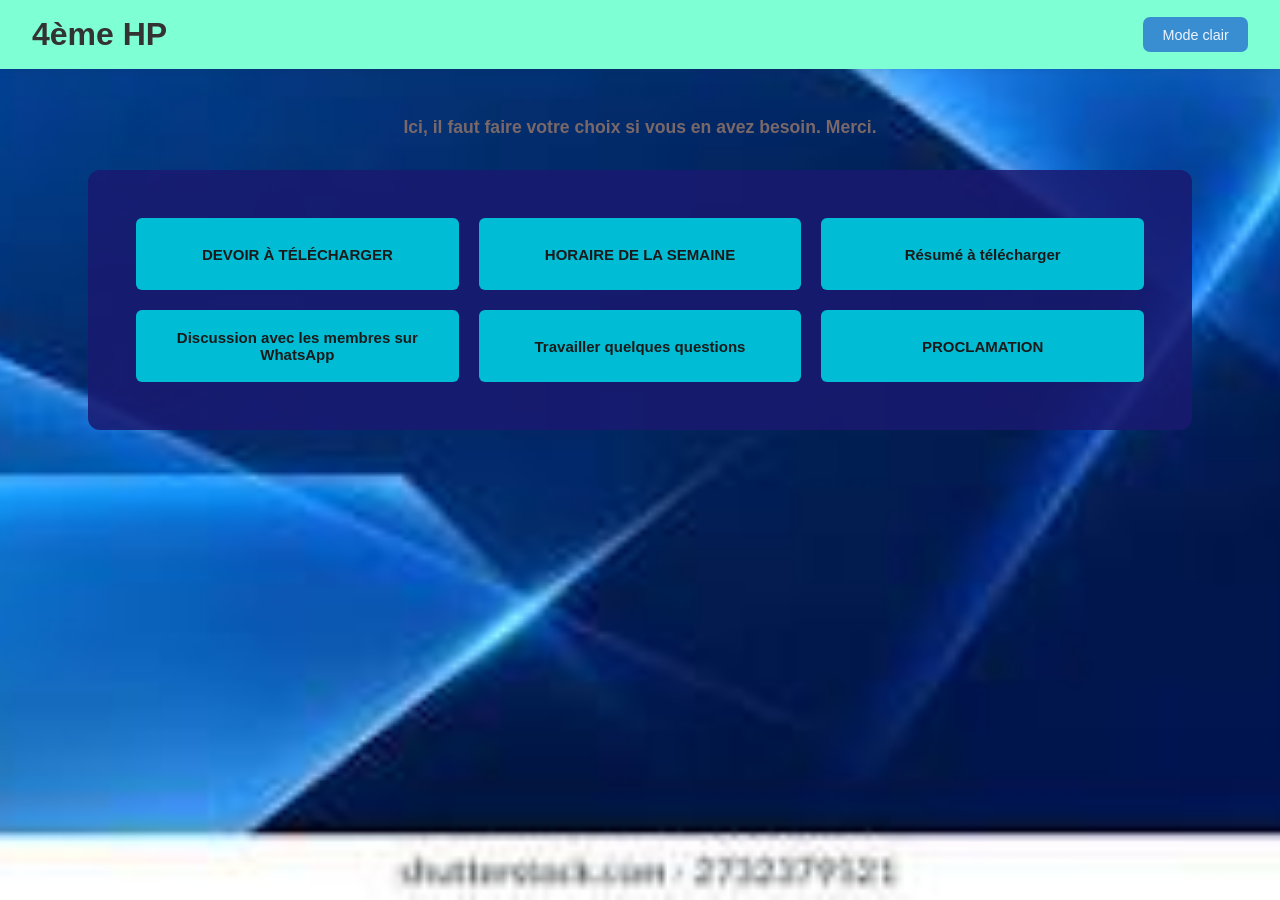
<file: site final/acceuil/index.html>
<!DOCTYPE html>
<html lang="fr">
<head>
    <meta charset="UTF-8">
    <meta name="viewport" content="width=device-width, initial-scale=1.0">
    <title>4ème HP</title>
    <link rel="stylesheet" href="style.css">
</head>
<body>
    <header>
        <h2>4ème HP</h2>
        <nav>
            <!-- Correction : Remplacement du bouton par un lien stylisé (meilleure pratique sémantique) -->
            <a href="mode-clair.html" class="btn-mode">Mode clair</a>
        </nav>
    </header>
    
    <main>
        <!-- Correction : Orthographe de la phrase -->
        <p>Ici, il faut faire votre choix si vous en avez besoin. Merci.</p>
        
        <section id="tbl">
            <!-- Correction : Il est préférable de mettre le bouton à l'intérieur du lien ou d'utiliser uniquement une balise <a> stylisée en CSS -->
            <a href="index(1).html" class="btn dad">DEVOIR À TÉLÉCHARGER</a>
            <a href="horaire.html" class="btn horaire">HORAIRE DE LA SEMAINE</a>
            <!-- Correction : Ajout de l'extension .pdf ou .html manquante (ajustez selon votre fichier) -->
            <a href="index(1).html" class="btn">Résumé à télécharger</a>
            <!-- Correction : Syntaxe de la balise <BUtton> remise en minuscules -->
            <a href="https://whatsapp.com" class="btn membre" target="_blank" rel="noopener noreferrer">Discussion avec les membres sur WhatsApp</a>
            <!-- Correction : Extension corrigée de .htmt en .html -->
            <a href="item.html" class="btn">Travailler quelques questions</a>
            <!-- Correction : Orthographe du nom de fichier si nécessaire (resultat.html) -->
            <a href="resultats.html" class="btn">PROCLAMATION</a>
        </section>
    </main>
</body>
</html>
</file>
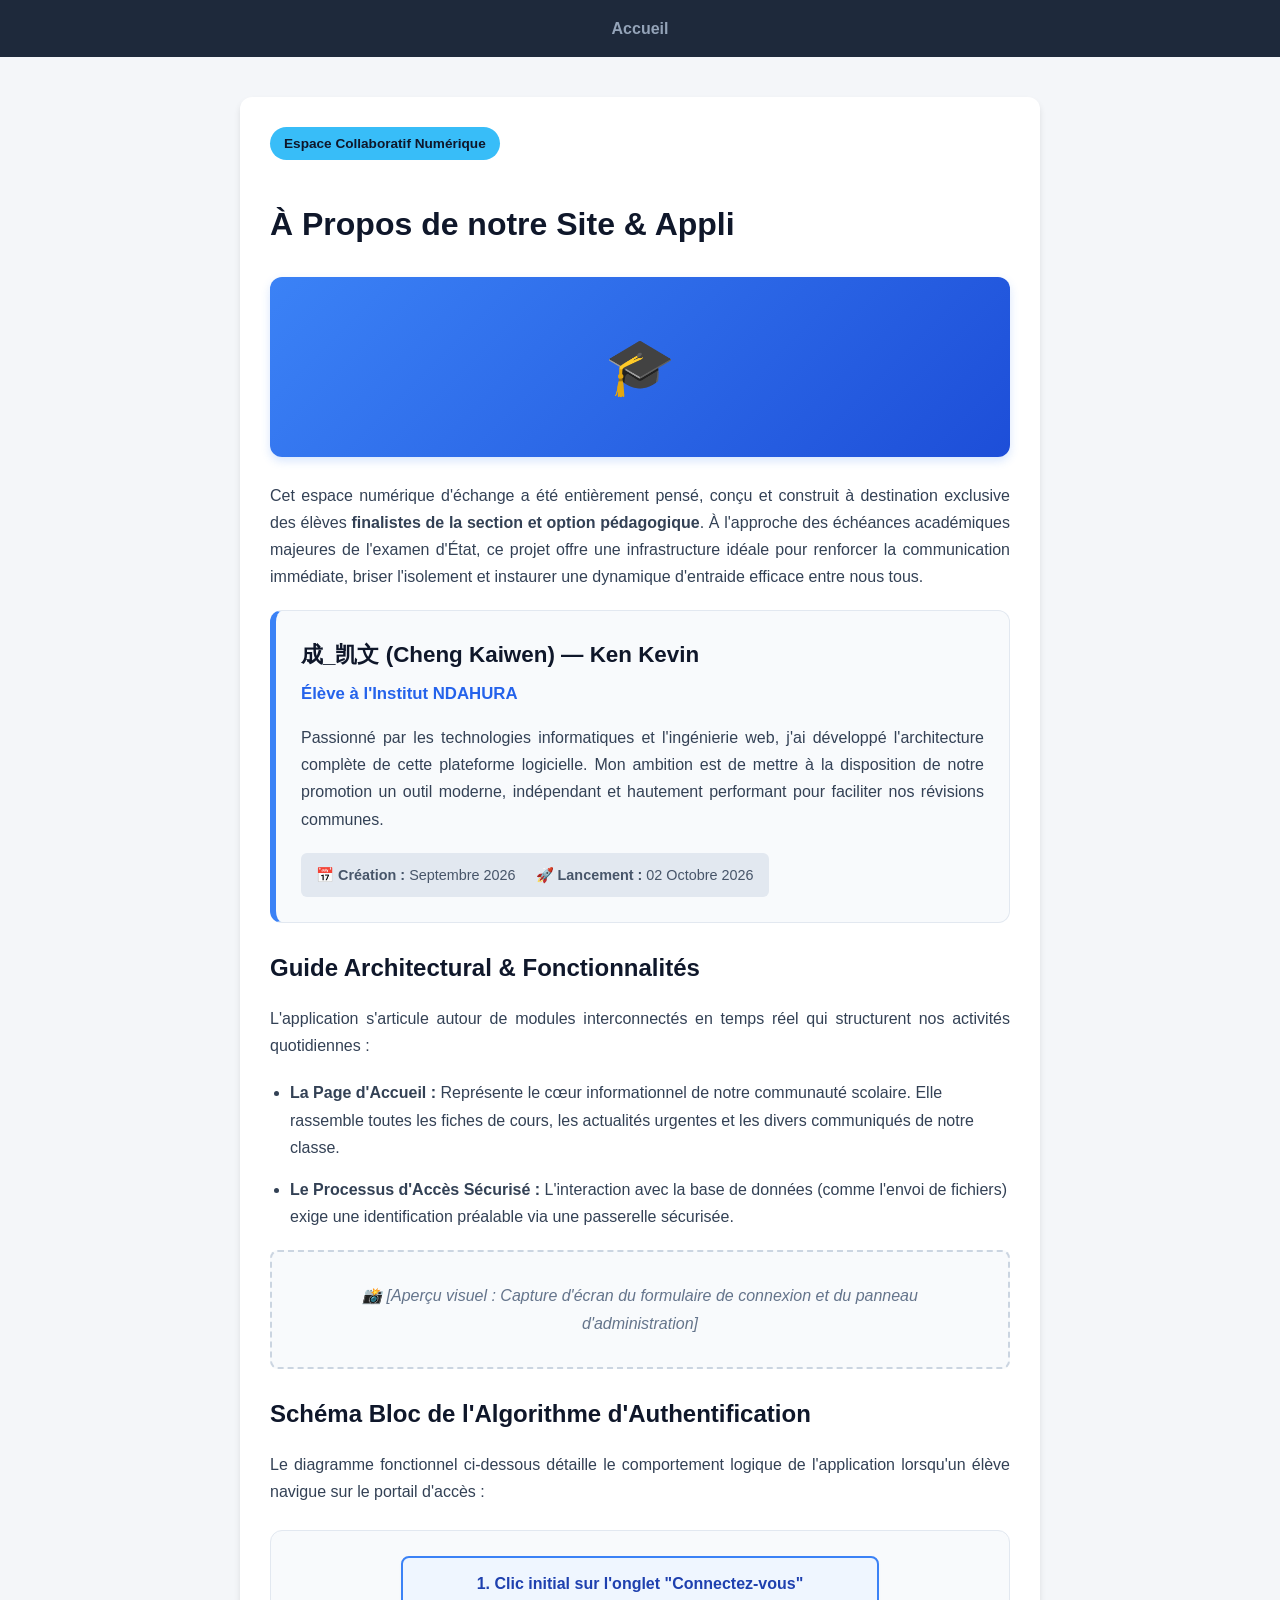
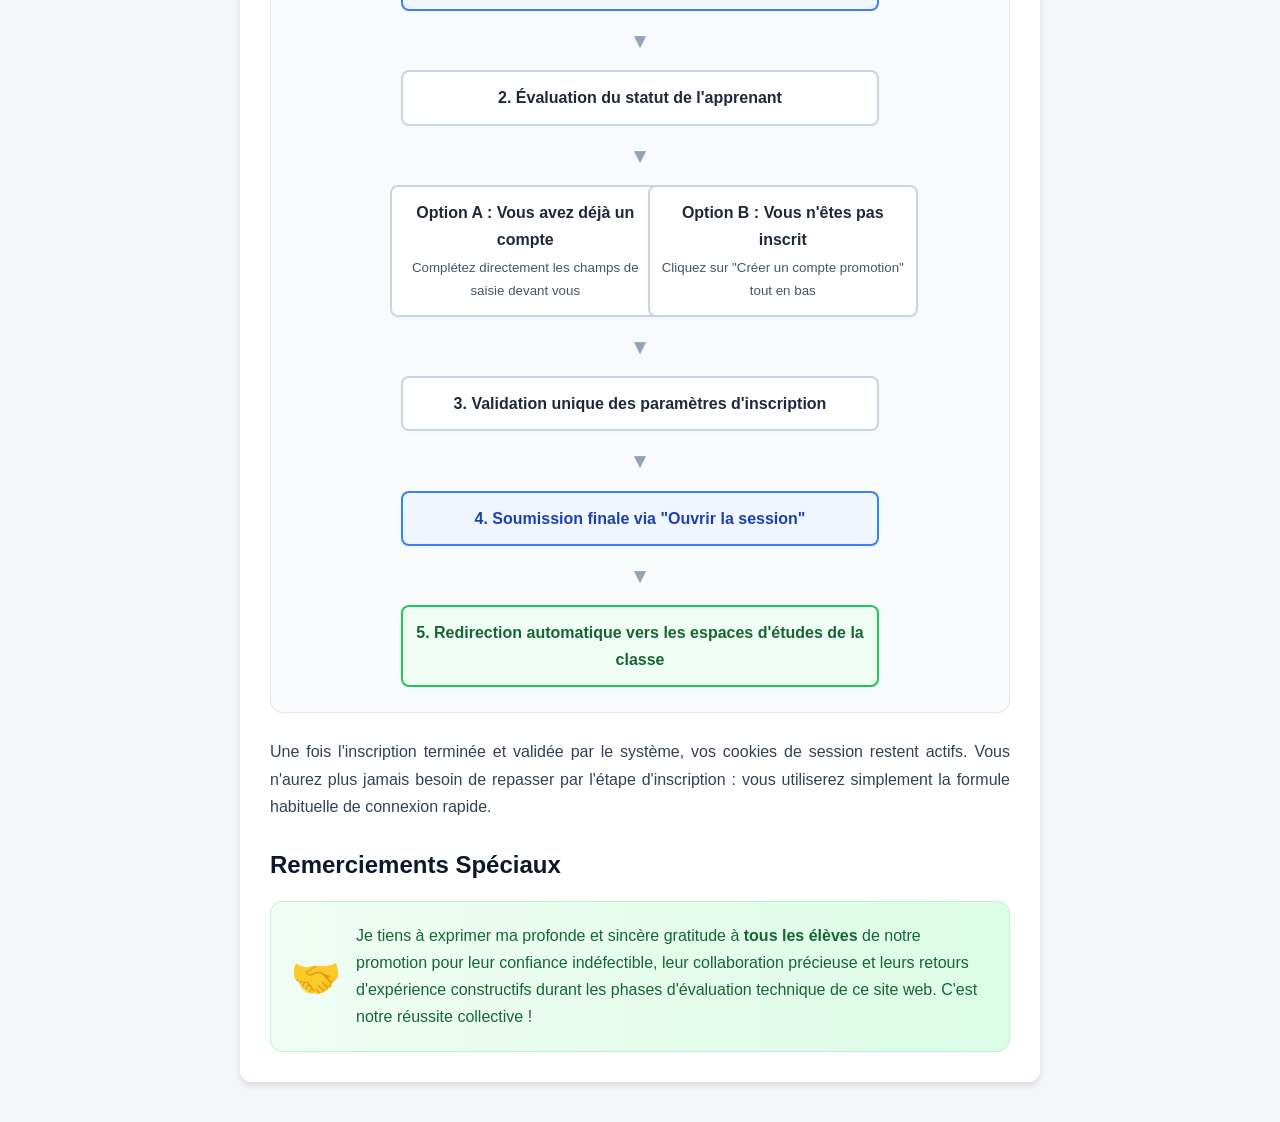
<file: site final/apropos.html>
<!DOCTYPE html>
<html lang="fr">
<head>
    <meta charset="UTF-8">
    <meta name="viewport" content="width=device-width, initial-scale=1.0">
    <title>À Propos - Finalistes Pédagogie</title>
    <link rel="stylesheet" href="apropos.css">
</head>
<body>
    <nav>
        <a href="index.html">Accueil</a>
    </nav>

    <main>
        <span class="badge">Espace Collaboratif Numérique</span>
        <h1>À Propos de notre Site & Appli</h1>
        
        <!-- Bannière illustrative -->
        <div class="image-banner">🎓</div>

        <p>Cet espace numérique d'échange a été entièrement pensé, conçu et construit à destination exclusive des élèves <strong>finalistes de la section et option pédagogique</strong>. À l'approche des échéances académiques majeures de l'examen d'État, ce projet offre une infrastructure idéale pour renforcer la communication immédiate, briser l'isolement et instaurer une dynamique d'entraide efficace entre nous tous.</p>
        
        <div class="creator-card">
            <div class="creator-title">成_凯文 (Cheng Kaiwen) — Ken Kevin</div>
            <div class="institution-text">Élève à l'Institut NDAHURA</div>
            <p>Passionné par les technologies informatiques et l'ingénierie web, j'ai développé l'architecture complète de cette plateforme logicielle. Mon ambition est de mettre à la disposition de notre promotion un outil moderne, indépendant et hautement performant pour faciliter nos révisions communes.</p>
            
            <div class="meta-dates">
                <span>📅 <strong>Création :</strong> Septembre 2026</span>
                <span>🚀 <strong>Lancement :</strong> 02 Octobre 2026</span>
            </div>
        </div>

        <div class="section-block">
            <h2>Guide Architectural & Fonctionnalités</h2>
            <p>L'application s'articule autour de modules interconnectés en temps réel qui structurent nos activités quotidiennes :</p>
            
            <ul class="func-list">
                <li><strong>La Page d'Accueil :</strong> Représente le cœur informationnel de notre communauté scolaire. Elle rassemble toutes les fiches de cours, les actualités urgentes et les divers communiqués de notre classe.</li>
                <li><strong>Le Processus d'Accès Sécurisé :</strong> L'interaction avec la base de données (comme l'envoi de fichiers) exige une identification préalable via une passerelle sécurisée.</li>
            </ul>

            <div class="img-placeholder">
                📸 [Aperçu visuel : Capture d'écran du formulaire de connexion et du panneau d'administration]
            </div>
        </div>

        <div class="section-block">
            <h2>Schéma Bloc de l'Algorithme d'Authentification</h2>
            <p>Le diagramme fonctionnel ci-dessous détaille le comportement logique de l'application lorsqu'un élève navigue sur le portail d'accès :</p>
            
            <div class="diagram-container">
                <div class="diagram-flow">
                    <div class="block blue-node">1. Clic initial sur l'onglet "Connectez-vous"</div>
                    <div class="arrow">▼</div>
                    
                    <div class="block">2. Évaluation du statut de l'apprenant</div>
                    <div class="arrow">▼</div>
                    
                    <div class="condition-split">
                        <div class="block">Option A : Vous avez déjà un compte<br><small>Complétez directement les champs de saisie devant vous</small></div>
                        <div class="block">Option B : Vous n'êtes pas inscrit<br><small>Cliquez sur "Créer un compte promotion" tout en bas</small></div>
                    </div>
                    <div class="arrow">▼</div>
                    
                    <div class="block">3. Validation unique des paramètres d'inscription</div>
                    <div class="arrow">▼</div>
                    
                    <div class="block blue-node">4. Soumission finale via "Ouvrir la session"</div>
                    <div class="arrow">▼</div>
                    
                    <div class="block green-node">5. Redirection automatique vers les espaces d'études de la classe</div>
                </div>
            </div>
            
            <p>Une fois l'inscription terminée et validée par le système, vos cookies de session restent actifs. Vous n'aurez plus jamais besoin de repasser par l'étape d'inscription : vous utiliserez simplement la formule habituelle de connexion rapide.</p>
        </div>

        <div class="section-block">
            <h2>Remerciements Spéciaux</h2>
            <div class="thanks-box">
                <div class="thanks-icon">🤝</div>
                <div class="thanks-text">
                    Je tiens à exprimer ma profonde et sincère gratitude à <strong>tous les élèves</strong> de notre promotion pour leur confiance indéfectible, leur collaboration précieuse et leurs retours d'expérience constructifs durant les phases d'évaluation technique de ce site web. C'est notre réussite collective !
                </div>
            </div>
        </div>
    </main>
</body>
</html>
</file>
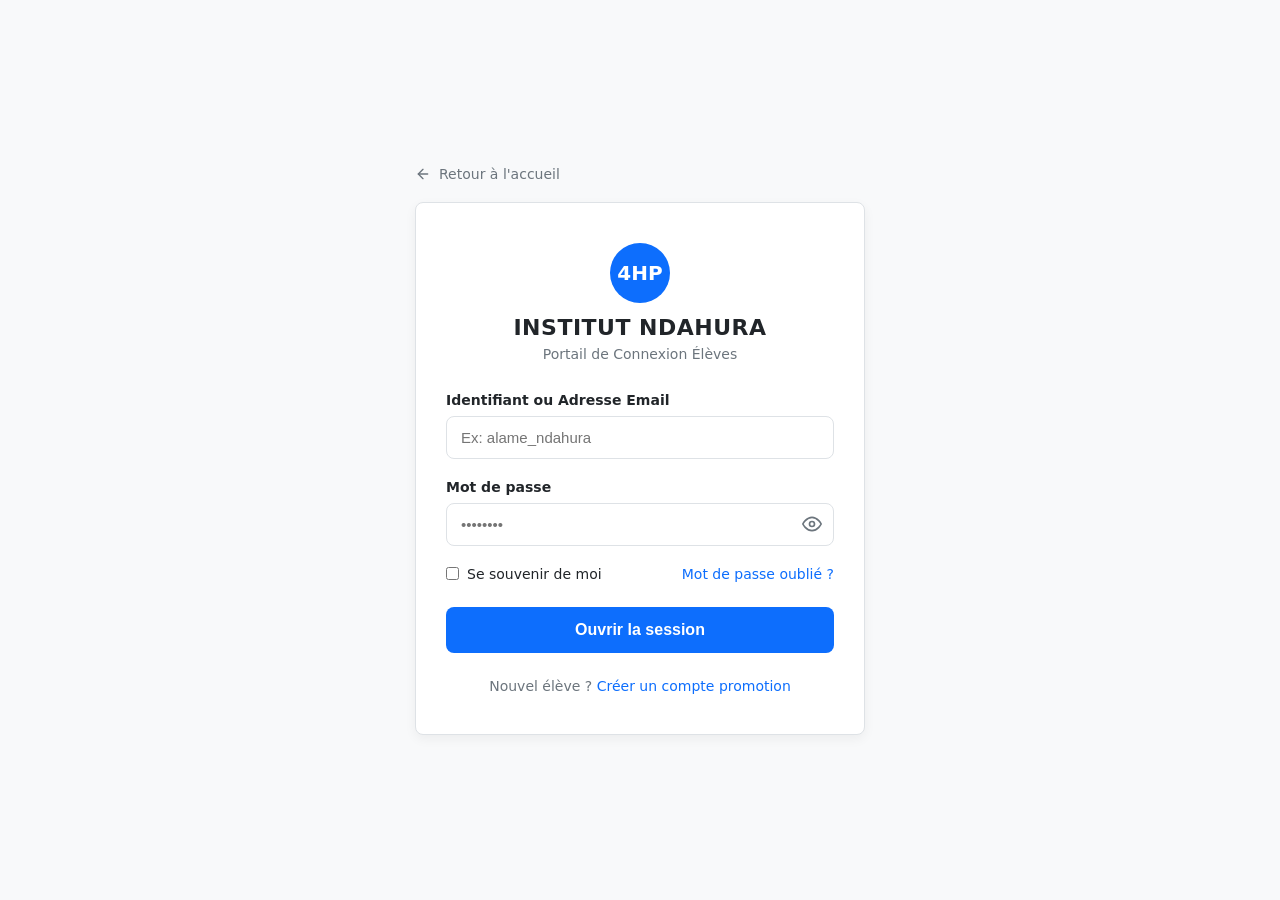
<file: site final/inscription.html>
<!DOCTYPE html>
<html lang="fr">
<head>
    <meta charset="UTF-8">
    <meta name="viewport" content="width=device-width, initial-scale=1.0">
    <title>Authentification - 4ème HP | Institut Ndahura</title>
    <link rel="stylesheet" href="ken.css">
</head>
<body class="body-auth">

    <main class="auth-container">
        <!-- Lien Retour Accueil -->
        <a href="index.html" class="btn-retour" aria-label="Retourner à la page d'accueil">
            <svg xmlns="http://w3.org" width="16" height="16" viewBox="0 0 24 24" fill="none" stroke="currentColor" stroke-width="2" stroke-linecap="round" stroke-linejoin="round"><line x1="19" y1="12" x2="5" y2="12"></line><polyline points="12 19 5 12 12 5"></polyline></svg>
            <span>Retour à l'accueil</span>
        </a>

        <div class="auth-box">
            <!-- Zone Identité Visuelle -->
            <header class="auth-header-brand">
                <div class="logo-placeholder" aria-hidden="true">4HP</div>
                <h1>INSTITUT NDAHURA</h1>
                <p class="subtitle" id="auth-subtitle">Portail de Connexion Élèves</p>
            </header>

            <!-- Bannière d'erreur globale -->
            <div id="global-error" class="error-banner" role="alert" aria-live="assertive" style="display: none;"></div>

            <!-- FORMULAIRE 1 : CONNEXION -->
            <form id="form-login" action="acceuil/index.html" method="POST" autocomplete="on">
                <div class="input-group">
                    <label for="login-identifiant">Identifiant ou Adresse Email</label>
                    <input type="text" id="login-identifiant" name="username" placeholder="Ex: alame_ndahura" required autocomplete="username">
                </div>

                <div class="input-group">
                    <label for="login-password">Mot de passe</label>
                    <div class="password-wrapper">
                        <input type="password" id="login-password" name="password" placeholder="••••••••" required autocomplete="current-password">
                        <button type="button" class="toggle-password" data-target="login-password" aria-label="Afficher le mot de passe">
                            <svg xmlns="http://w3.org" width="20" height="20" viewBox="0 0 24 24" fill="none" stroke="currentColor" stroke-width="2"><path d="M1 12s4-8 11-8 11 8 11 8-4 8-11 8-11-8-11-8z"></path><circle cx="12" cy="12" r="3"></circle></svg>
                        </button>
                    </div>
                </div>

                <div class="options-auth">
                    <label class="checkbox-container">
                        <input type="checkbox" name="remember_me"> Se souvenir de moi
                    </label>
                    <a href="#" class="link-forgot">Mot de passe oublié ?</a>
                </div>

                <button type="submit" class="btn-auth">Ouvrir la session</button>
                
                <footer class="auth-footer">
                    <p>Nouvel élève ? <a href="#" id="link-to-register">Créer un compte promotion</a></p>
                </footer>
            </form>

            <!-- FORMULAIRE 2 : INSCRIPTION -->
            <form id="form-register" action="acceuil/index.html" method="POST" style="display: none;" autocomplete="off">
                <div class="input-group">
                    <label for="reg-username">Nom complet (Nom & Prénom)</label>
                    <input type="text" id="reg-username" name="fullname" placeholder="Ex: Alame NDAHURA" required minlength="3">
                </div>

                <div class="input-group">
                    <label for="reg-email">Adresse Email académique</label>
                    <input type="email" id="reg-email" name="email" placeholder="Ex: eleve@ndahura.com" required>
                </div>

                <div class="input-group">
                    <label for="reg-password">Créer un mot de passe sécurisé</label>
                    <div class="password-wrapper">
                        <input type="password" id="reg-password" name="password" placeholder="6 caractères minimum" required minlength="6">
                        <button type="button" class="toggle-password" data-target="reg-password" aria-label="Afficher le mot de passe">
                            <svg xmlns="http://w3.org" width="20" height="20" viewBox="0 0 24 24" fill="none" stroke="currentColor" stroke-width="2"><path d="M1 12s4-8 11-8 11 8 11 8-4 8-11 8-11-8-11-8z"></path><circle cx="12" cy="12" r="3"></circle></svg>
                        </button>
                    </div>
                    <div class="strength-container" aria-live="polite">
                        <div id="strength-bar" class="strength-bar"></div>
                    </div>
                    <span id="strength-text" class="strength-text"></span>
                </div>

                <div class="input-group">
                    <label for="reg-confirm">Confirmer le mot de passe</label>
                    <div class="password-wrapper">
                        <input type="password" id="reg-confirm" name="confirm_password" placeholder="••••••••" required>
                        <button type="button" class="toggle-password" data-target="reg-confirm" aria-label="Afficher le mot de passe">
                            <svg xmlns="http://w3.org" width="20" height="20" viewBox="0 0 24 24" fill="none" stroke="currentColor" stroke-width="2"><path d="M1 12s4-8 11-8 11 8 11 8-4 8-11 8-11-8-11-8z"></path><circle cx="12" cy="12" r="3"></circle></svg>
                        </button>
                    </div>
                </div>

                <button type="submit" class="btn-auth">Soumettre l'inscription</button>
                
                <footer class="auth-footer">
                    <p>Déjà enregistré ? <a href="#" id="link-to-login">Se connecter</a></p>
                </footer>
            </form>
        </div>
    </main>

    <script src="script.js"></script>
</body>
</html>
</file>
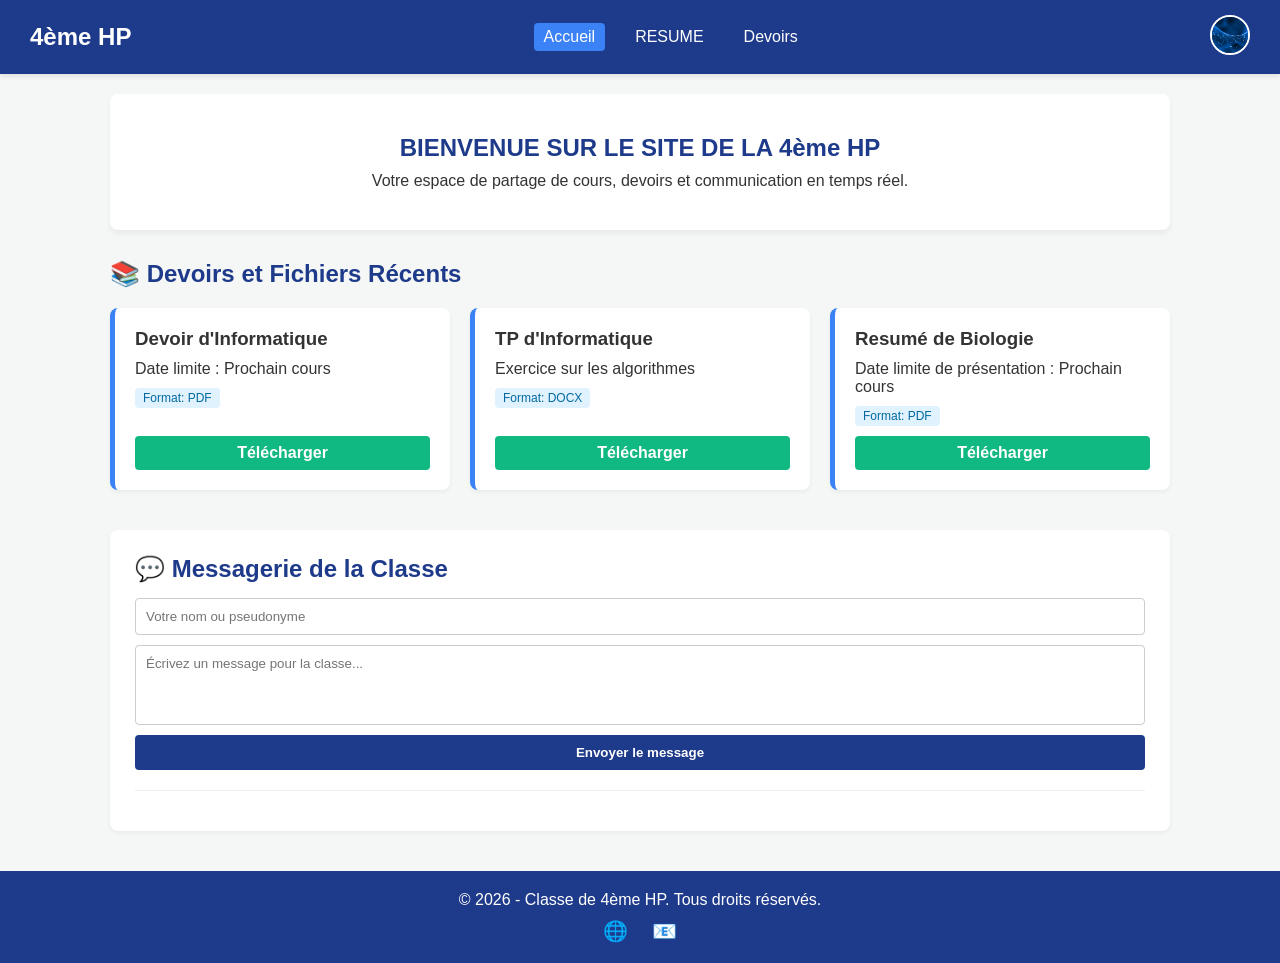
<file: site final/acceuil/index(1).html>
<!DOCTYPE html>
<html lang="fr">
<head>
    <meta charset="UTF-8">
    <meta name="viewport" content="width=device-width, initial-scale=1.0">
    <title>Site Officiel - 4ème HP</title>
    <link rel="stylesheet" href="style(1).css">
</head>
<body>

    <!-- Barre de navigation -->
    <header class="main-header">
        <div class="logo">4ème HP</div>
        <nav class="nav-menu">
            <a href="index.html" class="active">Accueil</a>
            
            <!-- Menu Déroulant / Dropdown -->
            <div class="dropdown">
                <button class="dropbtn">
                    <section id="Resumé">RESUME</section>
                </button>
                <div class="dropdown-content">
                  <a href="#">Biologie</a>
                </div>
            </div>
            
            <a href="#devoirs-section">Devoirs</a>
        </nav>
        
        <!-- Espace Photo de Profil -->
        <div class="profile-area">
            <img src="hp.jpg" alt="Photo de profil" class="profile-pic">
        </div>
    </header>

    <!-- Contenu Principal -->
    <main class="container">
        <section class="welcome-banner">
            <h1>BIENVENUE SUR LE SITE DE LA 4ème HP</h1>
            <p>Votre espace de partage de cours, devoirs et communication en temps réel.</p>
        </section>

        <!-- Espace Téléchargement des Devoirs -->
        <section id="devoirs-section" class="card-section">
            <h2>📚 Devoirs et Fichiers Récents</h2>
            <div class="files-grid">
                
                
                <div class="file-card">
                    <h3>Devoir d'Informatique</h3>
                    <p>Date limite : Prochain cours</p>
                    <span class="file-info">Format: PDF</span>
                    <!-- Lien vers le fichier local dans le dossier devoirs -->
                    <a href="PDF/0520-pdf-php-fonctions-formulaire.pdf" download class="btn-download">Télécharger</a>
                </div>

                
                <div class="file-card">
                    <h3>TP d'Informatique</h3>
                    <p>Exercice sur les algorithmes</p>
                    <span class="file-info">Format: DOCX</span>
                    <a href="devoirs/tp-info.docx" download class="btn-download">Télécharger</a>
                </div>

                 <div class="file-card">
                    <h3>Resumé de Biologie</h3>
                    <p>Date limite de présentation : Prochain cours</p>
                    <span class="file-info">Format: PDF</span>
                    <!-- Lien vers le fichier local dans le dossier devoirs -->
                    <a href="PDF/Biologie 6ème HP.pdf" download class="btn-download">Télécharger</a>
                </div>

            </div>
        </section>

        <!-- Formulaire de Message (Simulateur de discussion) -->
        <section class="chat-section">
            <h2>💬 Messagerie de la Classe</h2>
            <form id="chat-form">
                <input type="text" id="username" placeholder="Votre nom ou pseudonyme" required>
                <textarea id="message-text" placeholder="Écrivez un message pour la classe..." required></textarea>
                <button type="submit" class="btn-send">Envoyer le message</button>
            </form>
            <div id="chat-box" class="chat-box">
                <!-- Les messages s'afficheront ici grâce au JavaScript -->
            </div>
        </section>
    </main>

    <!-- Pied de page -->
    <footer class="main-footer">
        <p>&copy; 2026 - Classe de 4ème HP. Tous droits réservés.</p>
        <div class="social-icons">
            <!-- Remplacer les '#' par vos liens locaux ou spécifiques plus tard -->
            <a href="https://google.com" class="icon-link">🌐</a>
            <a href="mailto:wangkaiwen330@gmail.com" class="icon-link">📧</a>
        </div>
    </footer>

    <script src="script(1).js"></script>
</body>
</html>
</file>
<file: site final/acceuil/style.css>
*{
    margin: 0;
    padding: 0;
    box-sizing: border-box;
}

html{
    /* Variables CSS */
    --var-text-color: #fff;
    --var-black-color: #333;
    --var-secondary-black-color: rgba(0, 0, 0, 0.3);
    --var-color-text: rgba(128, 128, 128, 0.4);
    --var-hover-color: rgba(0, 255, 255, 0.582);
    --var-bg-color: #7743e9;
    --var-secondary-color: #6e51cf;
    --var-bg-light: #f0f4ff;
    --var-bg-dark: #d3c9f3;
}

body {
    background-image: url("img(2)/images (5).jpg");
    color: var(--var-text-color);
    font-family: sans-serif;
    background-repeat: no-repeat;
    background-size: cover;
    background-attachment: fixed;
    background-position: center; /* Centre l'image de fond sur tous les écrans */
}

header{
    background-color: aquamarine;
    min-height: 4rem; /* Changement de height à min-height pour éviter les chevauchements */
    padding: 1rem 2rem; /* padding ajusté pour le mobile */
    display: flex;
    justify-content: space-between;
    align-items: center; 
    box-shadow: 0 0 10px rgba(0, 0, 0, 0.1);
    z-index: 1000;
    position: sticky;
    top: 0;
    flex-wrap: wrap; /* Permet au logo et au bouton de s'empiler si l'écran est minuscule */
    gap: 10px;
}

header h2{
    font-size: 1.5rem; /* Taille réduite pour mieux passer sur mobile */
    color: var(--var-black-color);
}

header nav .btn-mode {
    text-decoration: none;
    background: rgba(0, 55, 205, 0.562);
    padding: 0.6rem 1.2rem;
    border-radius: 7px;
    color: var(--var-bg-light);
    transition: 0.4s;
    display: inline-block;
    font-size: 0.9rem;
}

header nav .btn-mode:hover {
    background-color: var(--var-bg-dark);
    color: var(--var-black-color);
} 

main{
    padding: 1.5rem;
    max-width: 1200px; /* Empêche le contenu de devenir trop large sur grand écran */
    margin: 0 auto; /* Centre la zone de contenu principal */
}

p{
    color: rgb(122, 104, 104);
    text-align: center;
    font-weight: 700;
    font-size: 1.1rem;    
}

#tbl{
    width: 100%;
    margin-top: 2rem;
    padding: 2.5rem;
    background-color: rgba(25, 25, 112, 0.85); /* Légèrement plus opaque pour la lisibilité */
    border-radius: 12px; 
    
    /* CHANGER FLEX EN GRID POUR LE RESPONSIVE */
    display: grid;
    /* Crée automatiquement des colonnes de 280px minimum dès qu'il y a de la place */
    grid-template-columns: repeat(auto-fit, minmax(280px, 1fr)); 
    gap: 15px; /* Espace uniforme entre les boutons horizontalement et verticalement */
}

/* Style des boutons de la section #tbl */
#tbl .btn {
    display: flex;
    align-items: center;
    justify-content: center;
    min-height: 4.5rem; /* Utilisation de min-height fixe au lieu de 10vh pour éviter les distorsions sur mobile */
    border: none;
    border-radius: 6px;
    width: 100%;
    padding: 15px;
    background-color: #00bcd4;
    color: #1a1a1a;
    font-size: 15px;
    font-weight: bold;
    text-decoration: none;
    cursor: pointer;
    transition: background-color 0.3s ease, transform 0.1s ease;
    text-align: center;
}

#tbl .btn:hover {
    background-color: #00e5ff;
    color: #1a1a1a;
}

#tbl .btn:active {
    transform: scale(0.97);
}

/* --- AJOUT DES MEDIA QUERIES POUR AJUSTEMENTS FINAUX --- */

/* Pour les écrans d'ordinateurs et tablettes en paysage (Plus grand que 768px) */
@media (min-width: 768px) {
    header h2 {
        font-size: 2rem; /* Le titre redevient grand sur PC */
    }
    main {
        padding: 3rem;
    }
    #tbl {
        padding: 3rem;
        gap: 20px;
    }
}
</file>
<file: site final/apropos.css>
/* --- Styles Généraux --- */
body {
    background-color: #f4f6f9;
    color: #334155;
    font-family: 'Segoe UI', Tahoma, Geneva, Verdana, sans-serif;
    line-height: 1.7;
    margin: 0;
    padding: 0;
}

/* --- Barre de Navigation --- */
nav {
    background-color: #1e293b;
    padding: 15px;
    text-align: center;
}
nav a {
    color: #94a3b8;
    text-decoration: none;
    font-weight: bold;
    margin: 0 15px;
}
nav a:hover, nav a.active {
    color: #38bdf8;
}

/* --- Conteneur Principal --- */
main {
    max-width: 800px;
    margin: 40px auto;
    background: #ffffff;
    padding: 30px;
    border-radius: 12px;
    box-shadow: 0 4px 6px rgba(0, 0, 0, 0.1);
    box-sizing: border-box;
}

h1, h2, h3 {
    color: #0f172a;
    margin-top: 25px;
    margin-bottom: 15px;
}

p {
    margin-bottom: 20px;
    text-align: justify;
}

.badge {
    background-color: #38bdf8;
    color: #0f172a;
    padding: 5px 14px;
    border-radius: 20px;
    font-size: 0.85rem;
    font-weight: bold;
    display: inline-block;
    margin-bottom: 12px;
}

/* --- Profil du Concepteur --- */
.creator-card {
    background: #f8fafc;
    border: 1px solid #e2e8f0;
    border-radius: 12px;
    padding: 25px;
    margin-top: 20px;
    border-left: 6px solid #3b82f6;
}
.creator-title {
    font-size: 1.4rem;
    font-weight: bold;
    color: #0f172a;
    margin: 0 0 5px 0;
}
.institution-text {
    color: #2563eb;
    font-weight: 600;
    font-size: 1.05rem;
    margin-bottom: 15px;
}
.meta-dates {
    display: flex;
    gap: 20px;
    font-size: 0.9rem;
    color: #475569;
    background: #e2e8f0;
    padding: 10px 15px;
    border-radius: 6px;
    width: fit-content;
    margin-top: 15px;
}

/* --- Éléments Visuels --- */
.image-banner {
    width: 100%;
    height: 180px;
    background: linear-gradient(135deg, #3b82f6, #1d4ed8);
    border-radius: 12px;
    margin: 25px 0;
    display: flex;
    align-items: center;
    justify-content: center;
    color: white;
    font-size: 3.5rem;
    box-shadow: 0 4px 10px rgba(59, 130, 246, 0.2);
}
.img-placeholder {
    background: #f8fafc;
    border: 2px dashed #cbd5e1;
    border-radius: 8px;
    padding: 30px;
    text-align: center;
    color: #64748b;
    font-style: italic;
    margin: 20px 0;
}

.func-list {
    padding-left: 20px;
}
.func-list li {
    margin-bottom: 15px;
}
.highlight {
    color: #2563eb;
    font-weight: 600;
}

/* --- Architecture du Schéma Bloc --- */
.diagram-container {
    background: #f8fafc;
    border: 1px solid #e2e8f0;
    border-radius: 12px;
    padding: 25px;
    margin: 25px 0;
}
.diagram-flow {
    display: flex;
    flex-direction: column;
    gap: 12px;
    align-items: center;
}
.block {
    background: #ffffff;
    border: 2px solid #cbd5e1;
    border-radius: 8px;
    padding: 12px;
    width: 90%;
    max-width: 450px;
    text-align: center;
    font-weight: bold;
    color: #1e293b;
    box-shadow: 0 2px 4px rgba(0,0,0,0.02);
}
.block small {
    font-weight: normal;
    color: #475569;
    display: block;
    margin-top: 4px;
}
.block.blue-node {
    background: #eff6ff;
    border-color: #3b82f6;
    color: #1e40af;
}
.block.green-node {
    background: #f0fdf4;
    border-color: #22c55e;
    color: #166534;
}
.arrow {
    font-size: 1.3rem;
    color: #94a3b8;
}
.condition-split {
    display: grid;
    grid-template-columns: 1fr 1fr;
    gap: 15px;
    width: 100%;
    max-width: 500px;
    box-sizing: border-box;
}
.condition-split .block {
    width: 100%;
}

/* --- Section Remerciements --- */
.thanks-box {
    background: linear-gradient(to right, #f0fdf4, #dcfce7);
    border: 1px solid #bbf7d0;
    padding: 20px;
    border-radius: 12px;
    color: #166534;
    display: flex;
    align-items: center;
    gap: 15px;
}
.thanks-icon {
    font-size: 2.5rem;
}
.thanks-text {
    margin: 0;
}

/* --- Styles pour la page devoirs.html (Cartes de téléchargement) --- */
#liste-devoirs li {
    background: #f8fafc;
    border: 1px solid #e2e8f0;
    border-radius: 8px;
    margin-bottom: 12px;
    padding: 15px;
    display: flex;
    justify-content: space-between;
    align-items: center;
    box-shadow: 0 1px 2px rgba(0,0,0,0.02);
}
#liste-devoirs a {
    background: #3b82f6;
    color: white;
    padding: 8px 14px;
    border-radius: 6px;
    text-decoration: none;
    transition: background 0.2s;
}
#liste-devoirs a:hover {
    background: #2563eb;
}

/* --- Media Query Mobile --- */
@media screen and (max-width: 600px) {
    main {
        margin: 15px;
        padding: 15px;
    }
    nav a {
        margin: 0 7px;
        font-size: 0.9rem;
    }
    .condition-split {
        grid-template-columns: 1fr;
    }
    .meta-dates {
        flex-direction: column;
        gap: 5px;
        width: 100%;
    }
    .thanks-box {
        flex-direction: column;
        text-align: center;
    }
}
</file>
<file: site final/ken.css>
:root {
    --primary-color: #0d6efd;
    --primary-hover: #0b5ed7;
    --bg-body: #f8f9fa;
    --bg-card: #ffffff;
    --text-main: #212529;
    --text-muted: #6c757d;
    --border-color: #dee2e6;
    --error-color: #dc3545;
    --error-bg: #f8d7da;
    --success-color: #198754;
    --warning-color: #ffc107;
    --radius: 8px;
    --transition: all 0.2s ease-in-out;
}

* {
    box-sizing: border-box;
    margin: 0;
    padding: 0;
}

body.body-auth {
    font-family: system-ui, -apple-system, "Segoe UI", Roboto, Helvetica, Arial, sans-serif;
    background-color: var(--bg-body);
    color: var(--text-main);
    min-height: 100vh;
    display: flex;
    align-items: center;
    justify-content: center;
    padding: 20px;
}

.auth-container {
    width: 100%;
    max-width: 450px;
}

/* Bouton Retour */
.btn-retour {
    display: inline-flex;
    align-items: center;
    gap: 8px;
    color: var(--text-muted);
    text-decoration: none;
    font-size: 14px;
    margin-bottom: 20px;
    transition: var(--transition);
}
.btn-retour:hover {
    color: var(--primary-color);
}

/* Boîte principale */
.auth-box {
    background: var(--bg-card);
    padding: 40px 30px;
    border-radius: var(--radius);
    box-shadow: 0 4px 12px rgba(0, 0, 0, 0.05);
    border: 1px solid var(--border-color);
}

/* En-tête */
.auth-header-brand {
    text-align: center;
    margin-bottom: 30px;
}
.logo-placeholder {
    background: var(--primary-color);
    color: white;
    width: 60px;
    height: 60px;
    display: inline-flex;
    align-items: center;
    justify-content: center;
    font-weight: bold;
    font-size: 20px;
    border-radius: 50%;
    margin-bottom: 12px;
}
.auth-header-brand h1 {
    font-size: 22px;
    font-weight: 700;
    letter-spacing: 0.5px;
    margin-bottom: 6px;
}
.subtitle {
    color: var(--text-muted);
    font-size: 14px;
}

/* Bannière d'erreur */
.error-banner {
    background-color: var(--error-bg);
    color: var(--error-color);
    padding: 12px;
    border-radius: var(--radius);
    font-size: 14px;
    margin-bottom: 20px;
    border: 1px solid rgba(220, 53, 69, 0.2);
    text-align: center;
}

/* Formulaires & Groupes */
.input-group {
    margin-bottom: 20px;
    position: relative;
}
.input-group label {
    display: block;
    font-size: 14px;
    font-weight: 600;
    margin-bottom: 8px;
}

/* Conteneur pour aligner l'input et l'icône oeil */
.password-wrapper {
    position: relative;
    display: flex;
    align-items: center;
    width: 100%;
}
.password-wrapper input {
    padding-right: 45px;
}

input[type="text"],
input[type="email"],
input[type="password"] {
    width: 100%;
    padding: 12px 14px;
    border: 1px solid var(--border-color);
    border-radius: var(--radius);
    font-size: 15px;
    outline: none;
    transition: var(--transition);
}
input:focus {
    border-color: var(--primary-color);
    box-shadow: 0 0 0 3px rgba(13, 110, 253, 0.15);
}

/* Bouton Masquer/Afficher le mot de passe */
.toggle-password {
    position: absolute;
    right: 12px;
    background: none;
    border: none;
    cursor: pointer;
    color: var(--text-muted);
    padding: 0;
    display: flex;
    align-items: center;
    justify-content: center;
    transition: color 0.2s;
}
.toggle-password:hover, 
.toggle-password.visible {
    color: var(--primary-color);
}

/* Options (Se souvenir de moi / Oublié) */
.options-auth {
    display: flex;
    justify-content: space-between;
    align-items: center;
    margin-bottom: 25px;
    font-size: 14px;
}
.checkbox-container {
    display: flex;
    align-items: center;
    gap: 8px;
    cursor: pointer;
}
.link-forgot, .auth-footer a {
    color: var(--primary-color);
    text-decoration: none;
    font-weight: 500;
}
.link-forgot:hover, .auth-footer a:hover {
    text-decoration: underline;
}

/* Bouton Principal */
.btn-auth {
    width: 100%;
    padding: 14px;
    background-color: var(--primary-color);
    color: white;
    border: none;
    border-radius: var(--radius);
    font-size: 16px;
    font-weight: 600;
    cursor: pointer;
    transition: var(--transition);
}
.btn-auth:hover {
    background-color: var(--primary-hover);
}

/* Pied de formulaire */
.auth-footer {
    text-align: center;
    margin-top: 25px;
    font-size: 14px;
    color: var(--text-muted);
}

/* Indicateur de force du mot de passe */
.strength-container {
    background: #e9ecef;
    height: 5px;
    border-radius: 3px;
    margin-top: 8px;
    overflow: hidden;
    width: 100%;
}
.strength-bar {
    height: 100%;
    width: 0;
    transition: width 0.3s ease-in-out;
}
.strength-bar.faible { background-color: var(--error-color); }
.strength-bar.moyen { background-color: var(--warning-color); }
.strength-bar.fort { background-color: var(--success-color); }

.strength-text {
    display: block;
    font-size: 12px;
    margin-top: 4px;
    font-weight: 500;
}
</file>
<file: site final/acceuil/style(1).css>
/* Styles Généraux */
* {
    margin: 0;
    padding: 0;
    box-sizing: border-box;
    font-family: 'Segoe UI', Tahoma, Geneva, Verdana, sans-serif;
}

body {
    background-color: #f4f7f6;
    color: #333;
}

.container {
    max-width: 1100px;
    margin: 20px auto;
    padding: 0 20px;
}

/* En-tête / Header */
.main-header {
    background-color: #1e3a8a;
    color: #fff;
    display: flex;
    justify-content: space-between;
    align-items: center;
    padding: 15px 30px;
    box-shadow: 0 2px 5px rgba(0,0,0,0.1);
    /* */
    z-index: 1000;
    top: 0;
}

.logo {
    font-size: 24px;
    font-weight: bold;
}

.nav-menu {
    display: flex;
    align-items: center;
    gap: 20px;
}

.nav-menu a {
    color: #fff;
    text-decoration: none;
    font-weight: 500;
    padding: 5px 10px;
    transition: 0.3s;
}

.nav-menu a:hover, .nav-menu a.active {
    background-color: #3b82f6;
    border-radius: 4px;
}

/* Menu Déroulant (Dropdown) */
.dropdown {
    position: relative;
    display: inline-block;
}

.dropbtn {
    background-color: transparent;
    color: white;
    padding: 5px 10px;
    font-size: 16px;
    border: none;
    cursor: pointer;
    font-weight: 500;
}

.dropdown-content {
    display: none;
    position: absolute;
    background-color: #ffffff;
    min-width: 160px;
    box-shadow: 0px 8px 16px rgba(0,0,0,0.2);
    z-index: 1;
    border-radius: 4px;
    margin-top: 5px;
}

.dropdown-content a {
    color: #333;
    padding: 12px 16px;
    text-decoration: none;
    display: block;
}

.dropdown-content a:hover {
    background-color: #f1f1f1;
    color: #1e3a8a;
}

.dropdown:hover .dropdown-content {
    display: block;
}

/* Photo de profil */
.profile-pic {
    width: 40px;
    height: 40px;
    border-radius: 50%;
    object-fit: cover;
    border: 2px solid #fff;
}

/* Bannière d'accueil */
.welcome-banner {
    background-color: #ffffff;
    padding: 40px;
    border-radius: 8px;
    text-align: center;
    margin-bottom: 30px;
    box-shadow: 0 4px 6px rgba(0,0,0,0.05);
}

.welcome-banner h1 {
    color: #1e3a8a;
    margin-bottom: 10px;
}

/* Zone de téléchargement (Cartes) */
.card-section {
    margin-bottom: 40px;
}

.card-section h2 {
    margin-bottom: 20px;
    color: #1e3a8a;
}

.files-grid {
    display: grid;
    grid-template-columns: repeat(auto-fill, minmax(280px, 1fr));
    gap: 20px;
}

.file-card {
    background-color: #fff;
    padding: 20px;
    border-radius: 8px;
    box-shadow: 0 2px 4px rgba(0,0,0,0.05);
    border-left: 5px solid #3b82f6;
    display: flex;
    flex-direction: column;
    gap: 10px;
}

.file-info {
    font-size: 12px;
    background-color: #e0f2fe;
    color: #0369a1;
    padding: 3px 8px;
    border-radius: 4px;
    width: fit-content;
}

.btn-download {
    display: inline-block;
    background-color: #10b981;
    color: white;
    text-align: center;
    padding: 8px 15px;
    text-decoration: none;
    border-radius: 4px;
    font-weight: bold;
    margin-top: auto;
    transition: 0.3s;
}

.btn-download:hover {
    background-color: #059669;
}

/* Espace Messagerie */
.chat-section {
    background-color: #fff;
    padding: 25px;
    border-radius: 8px;
    box-shadow: 0 2px 4px rgba(0,0,0,0.05);
}

.chat-section h2 {
    color: #1e3a8a;
    margin-bottom: 15px;
}

#chat-form {
    display: flex;
    flex-direction: column;
    gap: 10px;
    margin-bottom: 20px;
}

#chat-form input, #chat-form textarea {
    padding: 10px;
    border: 1px solid #ccc;
    border-radius: 4px;
    width: 100%;
}

#chat-form textarea {
    height: 80px;
    resize: none;
}

.btn-send {
    background-color: #1e3a8a;
    color: white;
    border: none;
    padding: 10px;
    font-weight: bold;
    border-radius: 4px;
    cursor: pointer;
    transition: 0.3s;
}

.btn-send:hover {
    background-color: #3b82f6;
}

.chat-box {
    max-height: 200px;
    overflow-y: auto;
    border-top: 1px solid #eee;
    padding-top: 15px;
}

.chat-message {
    background-color: #f3f4f6;
    padding: 10px;
    border-radius: 6px;
    margin-bottom: 10px;
}

/* Pied de page / Footer */
.main-footer {
    background-color: #1e3a8a;
    color: #fff;
    text-align: center;
    padding: 20px;
    margin-top: 40px;
}

.social-icons {
    margin-top: 10px;
}

.icon-link {
    color: white;
    text-decoration: none;
    font-size: 20px;
    margin: 0 10px;
}
</file>
